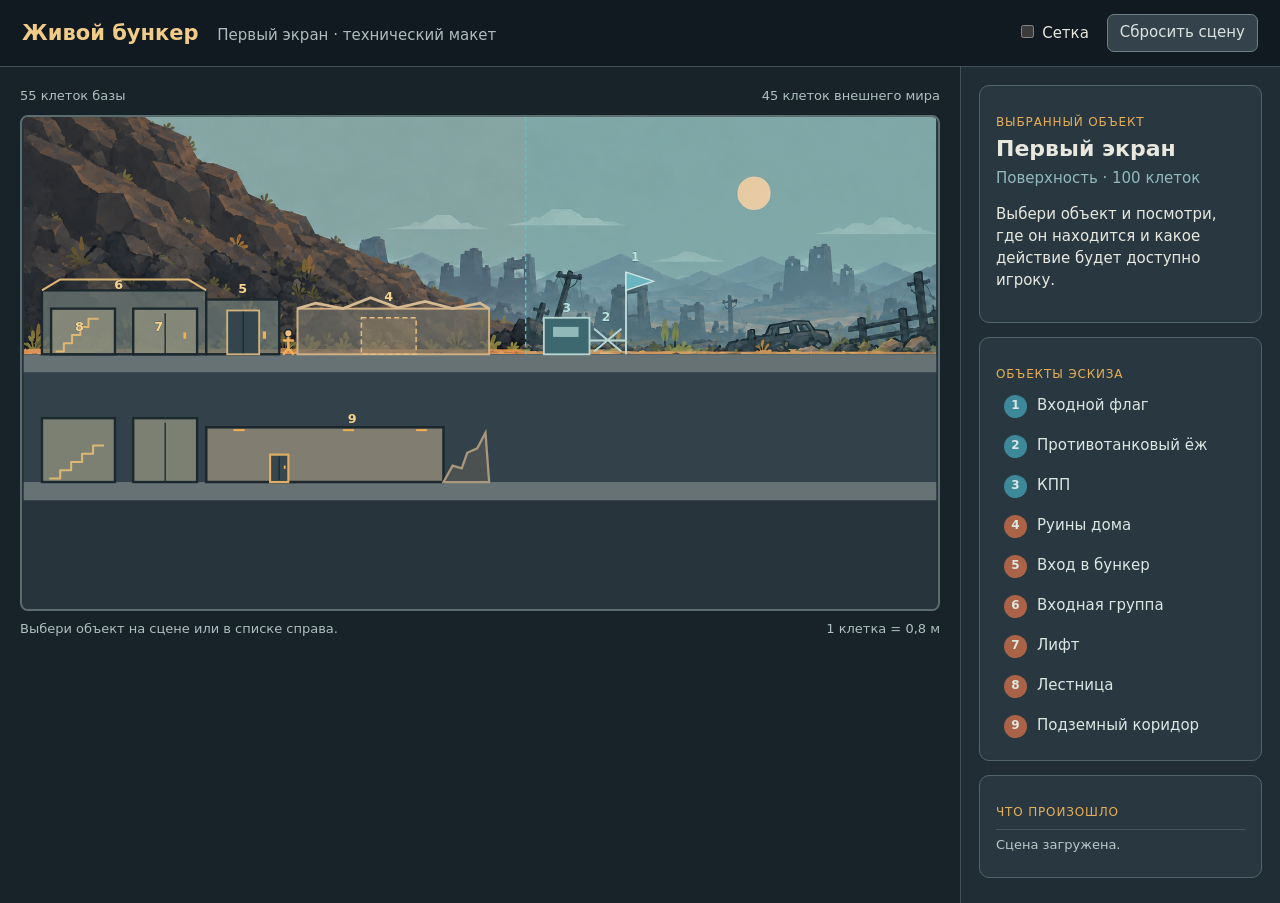
<file: prototype/first-screen/index.html>
<!doctype html>
<html lang="ru">
<head>
  <meta charset="utf-8">
  <meta name="viewport" content="width=device-width, initial-scale=1">
  <title>Живой бункер — первый экран</title>
  <link rel="stylesheet" href="style.css">
  <script src="layout.js" defer></script>
  <script src="app.js" defer></script>
</head>
<body>
  <header class="topbar">
    <div>
      <strong>Живой бункер</strong>
      <span>Первый экран · технический макет</span>
    </div>
    <div class="top-actions">
      <label><input id="grid-toggle" type="checkbox"> Сетка</label>
      <button id="reset-button" type="button">Сбросить сцену</button>
    </div>
  </header>

  <main class="layout">
    <section class="scene-panel" aria-label="Игровая сцена">
      <div class="scene-heading">
        <span>55 клеток базы</span><span>45 клеток внешнего мира</span>
      </div>
      <svg id="scene" viewBox="0 0 100 54" role="img" aria-label="Разрез поверхности и первого подземного этажа">
        <defs>
          <clipPath id="surface-clip"><rect x="0" y="0" width="100" height="26"/></clipPath>
        </defs>
        <rect x="0" y="0" width="100" height="54" fill="#27343b"/>
        <image href="../../art/concepts/world-layout-background-hill.png" x="0" y="0" width="100" height="56" preserveAspectRatio="none" clip-path="url(#surface-clip)"/>
        <rect x="0" y="26" width="100" height="28" fill="#27343b"/>
        <rect x="0" y="26" width="100" height="2" fill="#667273"/>
        <rect x="0" y="28" width="100" height="12" fill="#33424a"/>
        <rect x="0" y="40" width="100" height="2" fill="#667273"/>
        <rect x="55" y="0" width="45" height="26" fill="#55aebc" fill-opacity=".13"/>
        <line x1="55" y1="0" x2="55" y2="26" stroke="#66bec9" stroke-width=".15" stroke-dasharray=".5 .35"/>
        <g id="grid-layer" class="hidden"></g>
        <g id="object-layer"></g>
        <g id="hero-layer"></g>
      </svg>
      <div class="scene-footer">
        <span id="status">Выбери объект на сцене или в списке справа.</span>
        <span>1 клетка = 0,8 м</span>
      </div>
    </section>

    <aside class="sidebar">
      <section class="card" aria-live="polite">
        <p class="eyebrow">Выбранный объект</p>
        <h1 id="detail-title">Первый экран</h1>
        <p id="detail-location" class="location">Поверхность · 100 клеток</p>
        <p id="detail-text">Выбери объект и посмотри, где он находится и какое действие будет доступно игроку.</p>
        <div id="detail-extra"></div>
        <button id="action-button" type="button" class="primary hidden"></button>
      </section>

      <section class="card object-card">
        <p class="eyebrow">Объекты эскиза</p>
        <div id="object-list"></div>
      </section>
      <section class="card log-card">
        <p class="eyebrow">Что произошло</p>
        <ul id="event-log"><li>Сцена загружена.</li></ul>
      </section>
    </aside>
  </main>
</body>
</html>
</file>
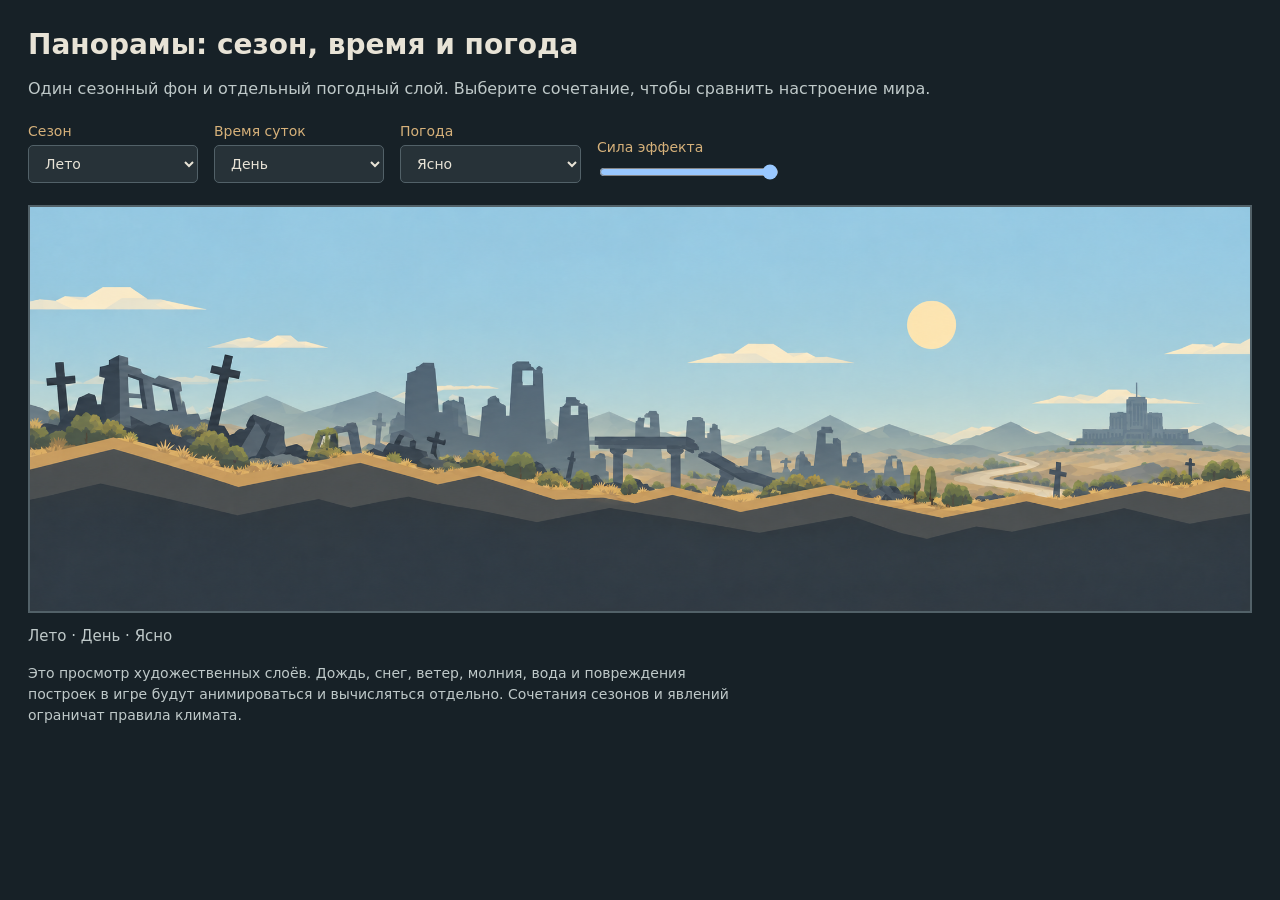
<file: art/panoramas/preview.html>
<!doctype html>
<html lang="ru">
<head>
  <meta charset="utf-8">
  <meta name="viewport" content="width=device-width, initial-scale=1">
  <title>Живой бункер — сезоны и погода</title>
  <style>
    :root { color-scheme: dark; font-family: system-ui, Arial, sans-serif; background: #172127; color: #e8e3d6; }
    * { box-sizing: border-box; }
    body { margin: 0; padding: 28px; }
    main { max-width: 1600px; margin: auto; }
    h1 { font-size: 28px; margin: 0 0 8px; }
    p { line-height: 1.5; color: #bfc9c9; }
    .controls { display: flex; flex-wrap: wrap; align-items: end; gap: 16px; margin: 22px 0; }
    label { display: grid; gap: 6px; font-size: 14px; color: #d6b17a; }
    select, input { min-width: 170px; padding: 9px 12px; border: 1px solid #526168; border-radius: 5px; background: #273238; color: #e8e3d6; font: inherit; }
    input[type=range] { padding: 0; width: 180px; }
    .stage { position: relative; width: 100%; aspect-ratio: 3 / 1; overflow: hidden; background: #273238; border: 2px solid #526168; }
    .stage img { position: absolute; inset: 0; display: block; width: 100%; height: 100%; object-fit: cover; }
    #effect { pointer-events: none; }
    #effect[hidden] { display: none; }
    .caption { margin-top: 12px; font-size: 15px; }
    .note { max-width: 80ch; font-size: 14px; }
  </style>
</head>
<body>
  <main>
    <h1>Панорамы: сезон, время и погода</h1>
    <p>Один сезонный фон и отдельный погодный слой. Выберите сочетание, чтобы сравнить настроение мира.</p>
    <div class="controls">
      <label>Сезон
        <select id="season">
          <option value="spring">Весна</option>
          <option value="summer" selected>Лето</option>
          <option value="autumn">Осень</option>
          <option value="winter">Зима</option>
        </select>
      </label>
      <label>Время суток
        <select id="time"><option value="day" selected>День</option><option value="night">Ночь</option></select>
      </label>
      <label>Погода
        <select id="weather">
          <option value="clear">Ясно</option>
          <option value="fog">Туман</option>
          <option value="rain">Дождь</option>
          <option value="acid-rain">Кислотный дождь</option>
          <option value="scorching-sun">Палящее солнце</option>
          <option value="blizzard">Вьюга</option>
          <option value="thunderstorm">Гроза</option>
          <option value="hurricane">Ураган</option>
          <option value="downpour">Ливень</option>
          <option value="tornado">Смерч</option>
          <option value="flood">Наводнение</option>
          <option value="snowfall">Снегопад</option>
          <option value="hail">Град</option>
          <option value="dust-storm">Пыльная буря</option>
          <option value="ashfall">Пеплопад</option>
        </select>
      </label>
      <label>Сила эффекта
        <input id="strength" type="range" min="20" max="100" value="100">
      </label>
    </div>
    <div class="stage" aria-label="Предпросмотр панорамы">
      <img id="base" src="summer-day.png" alt="Панорама постапокалиптического мира">
      <img id="effect" alt="" hidden>
    </div>
    <p class="caption" id="caption"></p>
    <p class="note">Это просмотр художественных слоёв. Дождь, снег, ветер, молния, вода и повреждения построек в игре будут анимироваться и вычисляться отдельно. Сочетания сезонов и явлений ограничат правила климата.</p>
  </main>
  <script>
    const season = document.getElementById('season');
    const time = document.getElementById('time');
    const weather = document.getElementById('weather');
    const strength = document.getElementById('strength');
    const base = document.getElementById('base');
    const effect = document.getElementById('effect');
    const caption = document.getElementById('caption');
    function update() {
      base.src = `${season.value}-${time.value}.png`;
      const clear = weather.value === 'clear';
      effect.hidden = clear;
      if (!clear) effect.src = `weather/${weather.value}.svg`;
      effect.style.opacity = String(Number(strength.value) / 100);
      caption.textContent = `${season.selectedOptions[0].text} · ${time.selectedOptions[0].text} · ${weather.selectedOptions[0].text}`;
    }
    [season, time, weather, strength].forEach(control => control.addEventListener('input', update));
    update();
  </script>
</body>
</html>
</file>
<file: prototype/first-screen/style.css>
:root { color-scheme: dark; font: 15px/1.45 system-ui, Segoe UI, sans-serif; background: #182229; color: #e8e8df; }
* { box-sizing: border-box; }
body { margin: 0; min-height: 100vh; }
button { font: inherit; cursor: pointer; }
.topbar { display: flex; align-items: center; justify-content: space-between; gap: 18px; padding: 14px 22px; background: #111a20; border-bottom: 1px solid #415159; }
.topbar strong { font-size: 21px; color: #f1cc89; margin-right: 14px; }
.topbar span { color: #aebcc0; }
.top-actions { display: flex; align-items: center; gap: 18px; white-space: nowrap; }
.top-actions label { cursor: pointer; }
.top-actions input { accent-color: #e8a750; }
.top-actions button { color: #dce3e1; background: #34434b; border: 1px solid #6d8085; border-radius: 7px; padding: 7px 12px; }
.layout { display: grid; grid-template-columns: minmax(0, 1fr) 320px; min-height: calc(100vh - 64px); }
.scene-panel { min-width: 0; padding: 20px; display: flex; flex-direction: column; gap: 9px; }
.scene-heading, .scene-footer { display: flex; justify-content: space-between; gap: 12px; color: #aec0c1; font-size: 13px; }
.scene-footer { min-height: 24px; }
#scene { width: 100%; max-height: calc(100vh - 145px); aspect-ratio: 100 / 54; border: 2px solid #5c6d70; border-radius: 8px; background: #25323a; }
.sidebar { border-left: 1px solid #405159; padding: 18px; background: #202d34; display: flex; flex-direction: column; gap: 14px; overflow: auto; max-height: calc(100vh - 64px); }
.card { border: 1px solid #52646b; background: #293840; border-radius: 10px; padding: 16px; }
.eyebrow { margin: 0 0 5px; color: #e7ae58; font-size: 12px; text-transform: uppercase; letter-spacing: .07em; }
.card h1 { margin: 0; font-size: 22px; line-height: 1.2; }
.card p { margin-top: 12px; }
.card .location { color: #91b9be; margin-top: 5px; }
.primary { width: 100%; padding: 10px 12px; color: #172128; background: #e7ac58; border: 0; border-radius: 7px; font-weight: 700; }
.primary:disabled { opacity: .55; cursor: default; }
.hidden { display: none; }
#object-list { display: grid; grid-template-columns: 1fr; gap: 5px; }
.object-list-item { border: 1px solid transparent; background: transparent; color: #dce6e3; text-align: left; padding: 5px 7px; border-radius: 6px; display: flex; align-items: center; gap: 10px; }
.object-list-item:hover, .object-list-item.active { border-color: #bb9154; background: #3d4850; }
.object-list-item b { background: #ab6348; width: 23px; height: 23px; display: grid; place-items: center; border-radius: 50%; font-size: 12px; }
.object-list-item:nth-child(-n+3) b { background: #3c8999; }
.log-card ul { list-style: none; padding: 0; margin: 8px 0 0; color: #b8c9c9; font-size: 13px; }
.log-card li { border-top: 1px solid #43545b; padding: 6px 0; }
.mini-panel { border: 1px solid #71847f; background: #34464a; border-radius: 7px; padding: 9px; display: grid; gap: 5px; font-size: 13px; }
.mini-panel span { color: #c2d1cc; }
.task-progress { color: #f1c776; }
svg .object { cursor: pointer; outline: none; }
svg .object:hover, svg .object:focus-visible, svg .object.selected { filter: drop-shadow(0 0 .5px #fff1bd); }
svg .structure, svg .shaft { fill: #677371; fill-opacity: .8; stroke: #1b282e; stroke-width: .26; }
svg .shaft { fill: #8f907e; }
svg .structure-line, svg .stairs-line { fill: none; stroke: #dfb775; stroke-width: .22; stroke-linejoin: round; }
svg .door-seam { stroke: #1f2c32; stroke-width: .15; }
svg .metal-door { fill: #35454d; stroke: #d2b37b; stroke-width: .2; }
svg .open-door { fill: #121c22; stroke: #eab763; stroke-width: .2; }
svg .indicator { fill: #f0b052; }
svg .ruin { fill: #726f66; fill-opacity: .75; stroke: #cfaf84; stroke-width: .22; }
svg .ruin-roof { fill: none; stroke: #d5ba92; stroke-width: .3; }
svg .room-project { fill: #e7b171; fill-opacity: .16; stroke: #e5be80; stroke-width: .16; stroke-dasharray: .55 .35; }
svg .repaired { fill: #817b68; stroke: #e1b572; }
svg .checkpoint { fill: #3d6870; stroke: #b6d6d4; stroke-width: .2; }
svg .checkpoint-window { fill: #90b9b8; }
svg .external-line { fill: none; stroke: #b6d6d4; stroke-width: .22; }
svg .flag-cloth { fill: #69b5c0; stroke: #d5e9e5; stroke-width: .14; }
svg .hitbox { fill: transparent; stroke: none; }
svg .corridor { fill: #8e8677; fill-opacity: .88; stroke: #1b282e; stroke-width: .28; }
svg .corridor.cleared { fill: #817c70; }
svg .room-door { fill: #38464d; stroke: #e1ae62; stroke-width: .23; }
svg .rubble { fill: #4a5150; stroke: #a9987d; stroke-width: .25; }
svg .object-number { fill: #f6d490; stroke: #1b282e; stroke-width: .04; paint-order: stroke; font-size: 1.4px; font-weight: 800; text-anchor: middle; pointer-events: none; }
svg .outside .object-number { fill: #b7e5e1; }
svg .hero-head { fill: #f6bd86; stroke: #17272e; stroke-width: .18; }
svg .hero-body { stroke: #f2ad5b; stroke-width: .28; fill: none; stroke-linecap: round; }
svg .grid-minor { stroke: #e8f4ef; stroke-opacity: .11; stroke-width: .035; pointer-events: none; }
svg .grid-major { stroke: #f2f2df; stroke-opacity: .26; stroke-width: .07; pointer-events: none; }
@media (max-width: 980px) { .layout { grid-template-columns: 1fr; } .sidebar { max-height: none; border-left: none; border-top: 1px solid #405159; } #scene { max-height: none; } }
</file>
